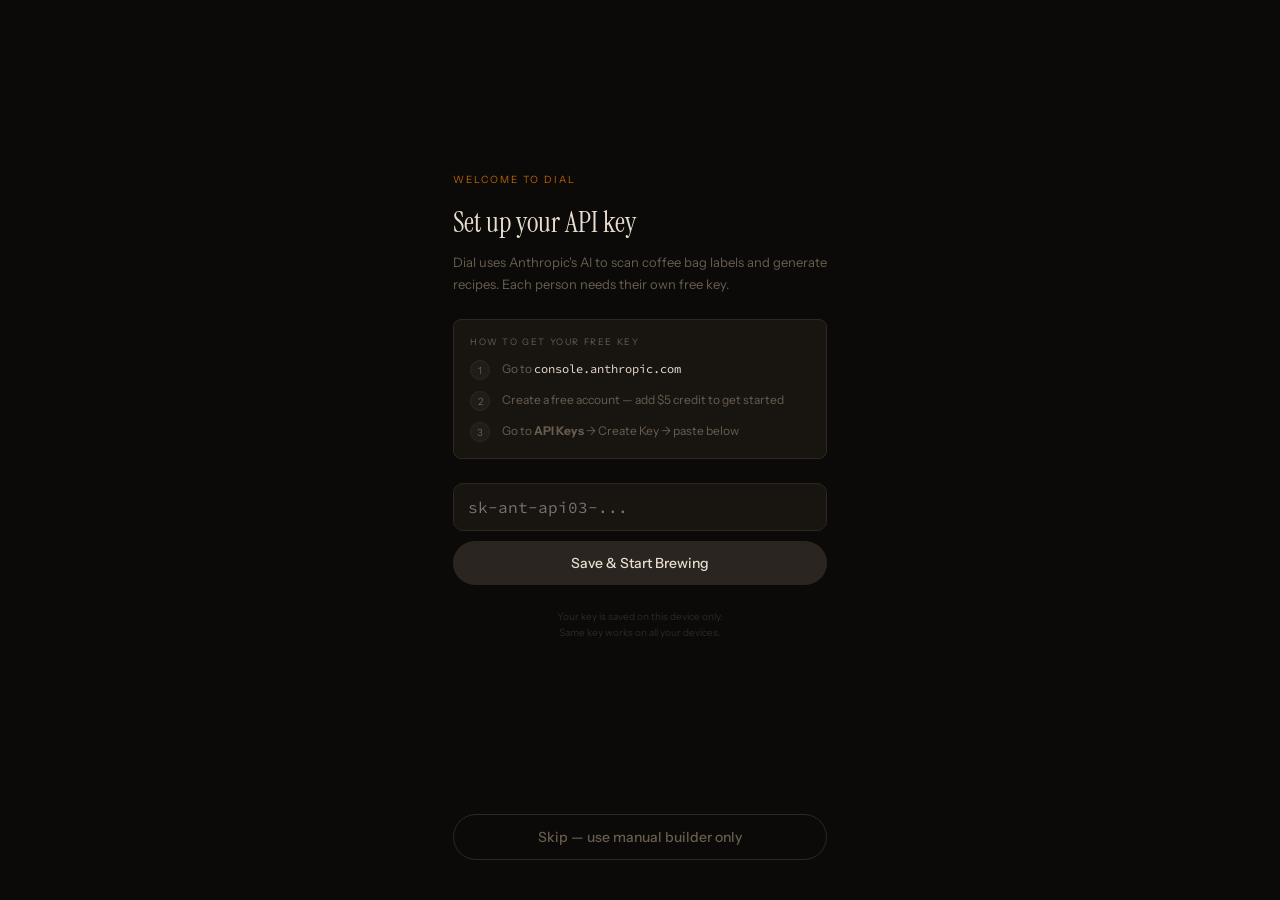
<file: index.html>
<!DOCTYPE html>
<html lang="en">
<head>
<meta charset="UTF-8"/>
<meta name="viewport" content="width=device-width,initial-scale=1,viewport-fit=cover"/>
<meta name="theme-color" content="#0c0a08"/>
<meta name="apple-mobile-web-app-capable" content="yes"/>
<meta name="mobile-web-app-capable" content="yes"/>
<meta name="apple-mobile-web-app-status-bar-style" content="black-translucent"/>
<meta name="apple-mobile-web-app-title" content="Dial"/>
<title>Dial</title>
<link rel="preconnect" href="https://fonts.googleapis.com"/>
<link rel="preconnect" href="https://fonts.gstatic.com" crossorigin/>
<link href="https://fonts.googleapis.com/css2?family=Instrument+Sans:wght@400;500;600&family=Instrument+Serif&family=Source+Code+Pro:wght@400;500&display=swap" rel="stylesheet"/>
<link rel="stylesheet" href="styles.css?v=43"/>
</head>
<body>

<!-- HOME SCREEN -->
<div id="brew">
  <div id="brew-header">
    <button id="menu-btn" onclick="openMenu()" aria-label="Menu"></button>
  </div>
  <div id="rings-wrap">
    <svg id="rings-svg" viewBox="0 0 390 390" preserveAspectRatio="xMidYMid meet" xmlns="http://www.w3.org/2000/svg"></svg>
    <div id="weight-overlay">
      <div id="lw-num">00</div>
      <div id="gw-num">00</div>
    </div>
  </div>
  <div id="brew-controls">
    <div id="timer-area">
      <div id="timer-el" class="t-display-timer">0:00</div>
      <div id="status-el" class="t-label-status">NO RECIPE SELECTED</div>
    </div>
    <div id="brew-btns">
      <button class="brew-btn t-button" id="start-btn" onclick="toggleBrew()">Start</button>
      <button class="brew-btn t-button" id="reset-btn" onclick="resetBrew()">Reset</button>
    </div>
  </div>
</div>

<!-- MENU SCREEN -->
<div class="screen" id="menu-screen">
  <div id="menu-controls">
    <div id="menu-top">
      <button id="menu-close-btn" onclick="closeMenu()" aria-label="Close menu"></button>
    </div>
    <div id="menu-bottom">
      <div class="seg-ctrl">
        <button class="seg-btn t-label active" onclick="switchTab('recipes')">Recipes</button>
        <button class="seg-btn t-label" onclick="switchTab('setup')">My setup</button>
      </div>
    </div>
  </div>
  <!-- Recipes tab -->
  <div id="recipes-tab" style="display:flex;flex-direction:column;flex:1;min-height:0;overflow-y:auto;-webkit-overflow-scrolling:touch;overscroll-behavior:contain">
    <div id="recipes-empty" class="empty-state hidden">
      <p class="t-body">No recipes yet</p>
      <button class="icon-btn" onclick="openCreate()" data-icon="plus" aria-label="Add recipe"></button>
    </div>
    <div id="recipes-list-wrap" class="hidden" style="display:flex;flex-direction:column;gap:var(--space-24);flex:1">
      <p class="select-lbl t-body">Select or Create</p>
      <div id="recipes-list" class="recipe-list"></div>
      <div id="menu-actions" class="menu-actions"></div>
    </div>
  </div>
  <!-- Setup tab -->
  <div id="setup-tab" class="hidden" style="overflow-y:auto;-webkit-overflow-scrolling:touch;overscroll-behavior:contain;flex:1;padding:var(--space-4) 0 var(--space-24)">
    <div class="setup-section-lbl" style="margin-top:8px">Brew Method</div>
    <div id="sm-methods" class="method-wrap"></div>
    <div class="setup-section-lbl">Grinder</div>
    <input class="setup-inp" id="sm-grinder" type="text" placeholder="e.g. Baratza Encore" oninput="onSetupInput()"/>
    <div class="setup-section-lbl">Kettle</div>
    <input class="setup-inp" id="sm-kettle" type="text" placeholder="e.g. Fellow Stagg EKG" oninput="onSetupInput()"/>
    <div class="setup-section-lbl">Sound</div>
    <div class="toggle-row">
      <span class="toggle-lbl">Pour &amp; finish sounds</span>
      <button id="sound-toggle" class="toggle" role="switch" aria-checked="true" onclick="toggleSound()" aria-label="Toggle sounds"><span class="toggle-knob"></span></button>
    </div>
    <div id="sm-save-wrap" class="hidden" style="display:flex;justify-content:center;padding-top:var(--space-16)">
      <button class="icon-btn" onclick="saveSetup()" data-icon="check" aria-label="Save setup"></button>
    </div>
    <div style="height:16px"></div>
  </div>
</div>

<!-- CREATE SCREEN -->
<div class="screen" id="create-screen">
  <div id="create-hdr">
    <button class="icon-btn" onclick="closeCreate()" data-icon="x" aria-label="Close"></button>
    <p class="screen-label t-label">New recipe</p>
  </div>
  <div id="create-scroll" style="flex:1;overflow-y:auto;-webkit-overflow-scrolling:touch;overscroll-behavior:contain;display:flex;flex-direction:column;gap:var(--space-24);padding-top:var(--space-16);padding-bottom:max(24px,env(safe-area-inset-bottom))">
    <div class="setup-card" id="cr-setup-card">
      <div class="setup-card-hdr" onclick="toggleSetupCard()">
        <div>
          <p class="sc-title t-body">Setup</p>
          <p class="sc-sub t-mono-sub" id="cr-setup-sub"></p>
        </div>
        <span id="cr-chev" data-icon="chevron-down" style="width:20px;height:20px;display:block;flex-shrink:0"></span>
      </div>
      <div class="sc-body hidden" id="cr-setup-body">
        <div style="height:10px"></div>
        <div class="setup-section-lbl">Brew Method</div>
        <div id="cr-methods" class="method-wrap"></div>
        <div class="setup-section-lbl">Grinder</div>
        <input class="setup-inp" id="cr-grinder" type="text" placeholder="e.g. Baratza Encore"/>
        <div class="setup-section-lbl">Kettle</div>
        <input class="setup-inp" id="cr-kettle" type="text" placeholder="e.g. Fellow Stagg EKG"/>
        <div style="height:4px"></div>
      </div>
    </div>
    <div class="param-grid" id="cr-params">
      <div class="param-grid-row">
        <div class="param-box" id="coffee-box" onclick="openCoffeePop(event)">
          <p class="param-box-lbl t-caption">Coffee</p>
          <div class="param-box-val t-mono-value clickable">
            <span id="coffee-val">26g</span>
            <span data-icon="chevron-down" style="width:12px;height:12px;display:block;flex-shrink:0;opacity:.5"></span>
          </div>
        </div>
        <div class="param-box">
          <p class="param-box-lbl t-caption">Water</p>
          <div class="param-box-val t-mono-value" id="cp-water">Auto</div>
        </div>
      </div>
      <div class="param-grid-row">
        <div class="param-box">
          <p class="param-box-lbl t-caption">Temp</p>
          <div class="param-box-val t-mono-value" id="cp-temp">Auto</div>
        </div>
        <div class="param-box">
          <p class="param-box-lbl t-caption">Ratio</p>
          <div class="param-box-val t-mono-value" id="cp-ratio">Auto</div>
        </div>
      </div>
      <div class="param-box full-width">
        <p class="param-box-lbl t-caption">Grind</p>
        <div class="param-box-val t-mono-value" id="cp-grind">Auto</div>
      </div>
    </div>
    <div id="label-cta" class="label-cta">
      <p class="t-body">Create an expertly dialed brew recipe from your label</p>
      <div class="upload-btns">
        <input type="file" id="cam-input" accept="image/*" capture="environment" style="display:none" onchange="handleLabel(event)"/>
        <input type="file" id="lib-input" accept="image/*" style="display:none" onchange="handleLabel(event)"/>
        <button class="icon-btn" onclick="document.getElementById('cam-input').click()" data-icon="camera" title="Take photo"></button>
        <button class="icon-btn" onclick="document.getElementById('lib-input').click()" data-icon="image" title="Upload from library"></button>
      </div>
    </div>
    <div id="label-uploaded" class="hidden">
      <div class="uploaded-card">
        <div class="ul-info"><strong>Label</strong><span class="t-caption" id="ul-name">—</span></div>
        <button onclick="clearLabel()" style="background:none;border:none;color:var(--color-icon-muted);cursor:pointer;padding:4px" data-icon="x" aria-label="Remove label"></button>
      </div>
      <div class="gen-wrap">
        <button class="icon-btn" id="gen-btn" onclick="doGenerate()" data-icon="arrow-up" title="Generate"></button>
      </div>
    </div>
    <div id="cr-loading" class="loading-box hidden">
      <div class="dots"><div class="dot"></div><div class="dot" style="animation-delay:.2s"></div><div class="dot" style="animation-delay:.4s"></div></div>
      <div class="loading-lbl">Reading label &amp; building recipe</div>
    </div>
    <p id="cr-err" class="err-txt hidden"></p>
  </div>
</div>

<!-- GENERATED / RC SCREEN -->
<div class="screen" id="rc-screen">
  <div id="rc-hdr">
    <button class="icon-btn" onclick="closeRC()" data-icon="x" aria-label="Close"></button>
  </div>
  <div id="rc-scroll" style="flex:1;overflow-y:auto;-webkit-overflow-scrolling:touch;overscroll-behavior:contain;padding-top:var(--space-16)">
    <div class="rc-coffee-name t-body" id="rc-coffee-name"></div>
    <div class="rationale-wrap collapsed" id="rc-rationale-wrap">
      <div class="rationale-text t-heading-accent" id="rc-rationale"></div>
      <div class="rationale-fade"></div>
    </div>
    <button class="more-notes" id="rc-more" onclick="toggleNotes()">More notes</button>
    <div class="rc-grid" id="rc-rows"></div>
    <div class="brew-recipe-card brc-card" id="brc-card">
      <div class="brc-hdr" onclick="toggleBrewRecipe()">
        <div><div class="brc-title t-body">Dialed brew recipe</div><div class="brc-sub t-mono-sub" id="brc-sub"></div></div>
        <span class="brc-chev" data-icon="chevron-down" style="width:20px;height:20px;display:block"></span>
      </div>
      <div class="brc-body hidden" id="brc-body"></div>
    </div>
    <div style="height:8px"></div>
  </div>
  <div class="rc-actions">
    <button class="icon-btn" onclick="confirmDeleteRC()" data-icon="trash" title="Delete recipe"></button>
    <button class="icon-btn" onclick="brewRC()" data-icon="waves" title="Brew"></button>
  </div>
</div>

<!-- STAGE OVERLAY -->
<div id="ov">
  <div class="ov-inner">
    <div class="ov-title t-body">Dialed</div>
    <div class="stage-list" id="ov-stages"></div>
  </div>
  <div class="ov-btn">
    <button class="icon-btn" onclick="closeOverlay()" data-icon="check" aria-label="Done"></button>
  </div>
</div>

<!-- API KEY SCREEN -->
<div id="apikey-screen" class="hidden">
  <div class="ak-body">
    <div class="ak-tag">Welcome to Dial</div>
    <h1 class="ak-title">Set up your API key</h1>
    <p class="ak-desc">Dial uses Anthropic's AI to scan coffee bag labels and generate recipes. Each person needs their own free key.</p>
    <div class="ak-steps">
      <div style="font-size:9px;letter-spacing:1.6px;color:var(--color-text-muted);margin-bottom:12px;text-transform:uppercase">How to get your free key</div>
      <div class="ak-step"><div class="ak-num">1</div><div class="ak-step-txt">Go to <code>console.anthropic.com</code></div></div>
      <div class="ak-step"><div class="ak-num">2</div><div class="ak-step-txt">Create a free account &mdash; add $5 credit to get started</div></div>
      <div class="ak-step"><div class="ak-num">3</div><div class="ak-step-txt">Go to <strong>API Keys</strong> &rarr; Create Key &rarr; paste below</div></div>
    </div>
    <input type="password" id="ak-input" class="ak-input" placeholder="sk-ant-api03-..." oninput="document.getElementById('ak-err').classList.add('hidden')"/>
    <p id="ak-err" class="ak-err hidden"></p>
    <button onclick="saveApiKey()" class="btn-pill dark" style="margin-bottom:12px">Save &amp; Start Brewing</button>
    <p class="ak-note">Your key is saved on this device only.<br/>Same key works on all your devices.</p>
  </div>
  <div class="ak-footer">
    <button onclick="skipApiKey()" class="btn-pill ghost">Skip &mdash; use manual builder only</button>
  </div>
</div>

<!-- RECIPE CARD POPOVER -->
<div id="pop" class="popover hidden">
  <button class="pop-item" onclick="viewRecipe()">View</button>
  <button class="pop-item danger" onclick="askDeleteFromPop()">Delete</button>
</div>

<!-- COFFEE WEIGHT DROPDOWN -->
<div id="coffee-pop" class="popover scroll-pop hidden"></div>

<!-- DELETE CONFIRM MODAL -->
<div id="confirm-modal" class="hidden">
  <div class="confirm-card">
    <p class="confirm-title">Delete recipe?</p>
    <p class="confirm-msg">This can’t be undone.</p>
    <div class="confirm-btns">
      <button class="confirm-btn" onclick="closeConfirm()">Cancel</button>
      <button class="confirm-btn danger" onclick="doDelete()">Delete</button>
    </div>
  </div>
</div>

<script src="app.js?v=43"></script>
</body>
</html>
</file>
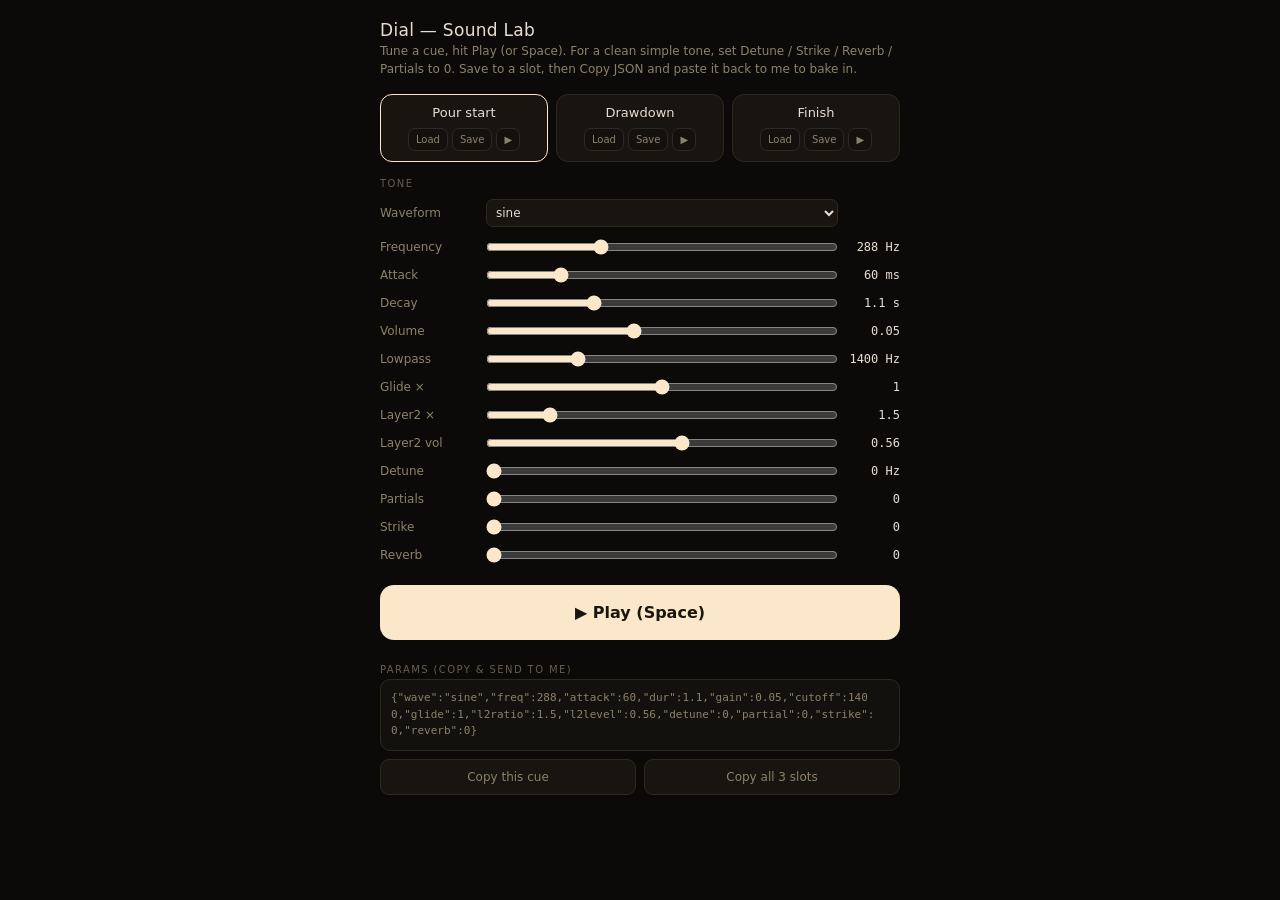
<file: sound-lab.html>
<!DOCTYPE html>
<html lang="en">
<head>
<meta charset="UTF-8"/>
<meta name="viewport" content="width=device-width,initial-scale=1"/>
<title>Dial — Sound Lab</title>
<style>
  :root{--bg:#0c0a08;--card:#13110e;--card2:#181410;--bd:#2e2820;--amber:#fbe8cb;--amberd:#8d8268;--txt:#e8ddd0;--mut:#8d8268;--dim:#675d4f}
  *{box-sizing:border-box;margin:0;padding:0}
  body{background:var(--bg);color:var(--txt);font-family:"Instrument Sans",system-ui,sans-serif;padding:20px;max-width:560px;margin:0 auto}
  h1{font-weight:500;font-size:17px;letter-spacing:.3px;margin-bottom:2px}
  p.sub{color:var(--mut);font-size:12px;margin-bottom:16px;line-height:1.5}
  .slots{display:flex;gap:8px;margin-bottom:16px}
  .slot{flex:1;background:var(--card2);border:1px solid var(--bd);border-radius:12px;padding:10px;text-align:center}
  .slot.active{border-color:var(--amber)}
  .slot b{display:block;font-size:13px;font-weight:500;margin-bottom:8px}
  .slot .mini{display:flex;gap:4px;justify-content:center}
  .slot button{font-size:10px;padding:5px 7px;border-radius:7px;border:1px solid var(--bd);background:var(--card);color:var(--mut);cursor:pointer;font-family:inherit}
  .slot button:hover{border-color:var(--amber);color:var(--txt)}
  .ctrl{display:grid;grid-template-columns:96px 1fr 52px;align-items:center;gap:10px;padding:6px 0}
  .ctrl label{font-size:12px;color:var(--mut)}
  .ctrl output{font-size:12px;color:var(--txt);font-family:"Source Code Pro",monospace;text-align:right}
  input[type=range]{width:100%;accent-color:var(--amber);background:transparent}
  select{background:var(--card2);border:1px solid var(--bd);color:var(--txt);border-radius:7px;padding:5px;font-family:inherit;font-size:12px;width:100%}
  .play{width:100%;padding:18px;margin:16px 0 10px;border:none;border-radius:14px;background:var(--amber);color:#1a160e;font-size:16px;font-weight:600;font-family:inherit;cursor:pointer}
  .play:active{transform:scale(.99)}
  .out{background:var(--card);border:1px solid var(--bd);border-radius:10px;padding:10px;font-family:"Source Code Pro",monospace;font-size:11px;color:var(--amberd);white-space:pre-wrap;word-break:break-all;line-height:1.5}
  .row{display:flex;gap:8px;margin-top:8px}
  .row button{flex:1;padding:10px;border:1px solid var(--bd);border-radius:9px;background:var(--card2);color:var(--mut);font-family:inherit;font-size:12px;cursor:pointer}
  .row button:hover{border-color:var(--amber);color:var(--txt)}
  .sec{font-size:10px;letter-spacing:1.4px;text-transform:uppercase;color:var(--dim);margin:14px 0 4px}
</style>
</head>
<body>
  <h1>Dial — Sound Lab</h1>
  <p class="sub">Tune a cue, hit Play (or Space). For a clean simple tone, set Detune / Strike / Reverb / Partials to 0. Save to a slot, then Copy JSON and paste it back to me to bake in.</p>

  <div class="slots">
    <div class="slot active" id="slot-pour"><b>Pour start</b><div class="mini"><button onclick="loadSlot('pour')">Load</button><button onclick="saveSlot('pour')">Save</button><button onclick="playSlot('pour')">▶</button></div></div>
    <div class="slot" id="slot-draw"><b>Drawdown</b><div class="mini"><button onclick="loadSlot('draw')">Load</button><button onclick="saveSlot('draw')">Save</button><button onclick="playSlot('draw')">▶</button></div></div>
    <div class="slot" id="slot-done"><b>Finish</b><div class="mini"><button onclick="loadSlot('done')">Load</button><button onclick="saveSlot('done')">Save</button><button onclick="playSlot('done')">▶</button></div></div>
  </div>

  <div class="sec">Tone</div>
  <div class="ctrl"><label>Waveform</label><select id="wave"><option value="sine">sine</option><option value="triangle">triangle</option></select><output></output></div>
  <div id="sliders"></div>

  <button class="play" onclick="playCurrent()">▶ Play  (Space)</button>

  <div class="sec">Params (copy &amp; send to me)</div>
  <div class="out" id="out"></div>
  <div class="row">
    <button onclick="copyOut()">Copy this cue</button>
    <button onclick="copyAll()">Copy all 3 slots</button>
  </div>

<script>
/* ---- parameter definitions ---- */
const FIELDS=[
  {id:'freq',    label:'Frequency', min:50,  max:800,  step:1,    def:264, unit:'Hz'},
  {id:'attack',  label:'Attack',    min:0,   max:300,  step:5,    def:60,  unit:'ms'},
  {id:'dur',     label:'Decay',     min:0.3, max:3.0,  step:0.05, def:1.1, unit:'s'},
  {id:'gain',    label:'Volume',    min:0,   max:0.12, step:0.002,def:0.05,unit:''},
  {id:'cutoff',  label:'Lowpass',   min:200, max:5000, step:50,   def:1400,unit:'Hz'},
  {id:'glide',   label:'Glide ×',   min:0.8, max:1.2,  step:0.005,def:1.0, unit:''},
  {id:'l2ratio', label:'Layer2 ×',  min:1,   max:4,    step:0.01, def:1.5, unit:''},
  {id:'l2level', label:'Layer2 vol',min:0,   max:1,    step:0.02, def:0.4, unit:''},
  {id:'detune',  label:'Detune',    min:0,   max:4,    step:0.1,  def:0,   unit:'Hz'},
  {id:'partial', label:'Partials',  min:0,   max:1,    step:0.02, def:0,   unit:''},
  {id:'strike',  label:'Strike',    min:0,   max:1,    step:0.02, def:0,   unit:''},
  {id:'reverb',  label:'Reverb',    min:0,   max:0.8,  step:0.02, def:0,   unit:''},
];
const PRESETS={
  pour:{wave:'sine',freq:288,attack:60,dur:1.1,gain:0.05,cutoff:1400,glide:1.0,l2ratio:1.5,l2level:0.56,detune:0,partial:0,strike:0,reverb:0},
  draw:{wave:'sine',freq:176,attack:140,dur:1.9,gain:0.05,cutoff:820,glide:0.95,l2ratio:1.5,l2level:0.4,detune:0,partial:0,strike:0,reverb:0},
  done:{wave:'sine',freq:264,attack:80,dur:1.4,gain:0.05,cutoff:1400,glide:1.0,l2ratio:1.5,l2level:0.5,detune:0,partial:0,strike:0,reverb:0},
};

/* ---- build UI ---- */
const wrap=document.getElementById('sliders');
FIELDS.forEach(f=>{
  const d=document.createElement('div'); d.className='ctrl';
  d.innerHTML=`<label>${f.label}</label><input type="range" id="${f.id}" min="${f.min}" max="${f.max}" step="${f.step}" value="${f.def}"><output id="${f.id}-o"></output>`;
  wrap.appendChild(d);
});
function readParams(){
  const p={wave:document.getElementById('wave').value};
  FIELDS.forEach(f=>p[f.id]=parseFloat(document.getElementById(f.id).value));
  return p;
}
function writeParams(p){
  document.getElementById('wave').value=p.wave||'sine';
  FIELDS.forEach(f=>{ if(p[f.id]!==undefined){ document.getElementById(f.id).value=p[f.id]; } });
  refresh();
}
function refresh(){
  FIELDS.forEach(f=>{ const v=document.getElementById(f.id).value; document.getElementById(f.id+'-o').textContent=v+(f.unit?(' '+f.unit):''); });
  document.getElementById('out').textContent=JSON.stringify(readParams());
}
wrap.addEventListener('input',refresh);
document.getElementById('wave').addEventListener('change',refresh);

/* ---- slots (localStorage) ---- */
let current='pour';
function setActive(slot){ current=slot; document.querySelectorAll('.slot').forEach(s=>s.classList.remove('active')); document.getElementById('slot-'+slot).classList.add('active'); }
function getStored(slot){ try{ return JSON.parse(localStorage.getItem('dial-lab-'+slot)); }catch(e){ return null; } }
function loadSlot(slot){ setActive(slot); writeParams(getStored(slot)||PRESETS[slot]); }
function saveSlot(slot){ localStorage.setItem('dial-lab-'+slot, JSON.stringify(readParams())); setActive(slot); flash('Saved to '+slot); }
function playSlot(slot){ setActive(slot); writeParams(getStored(slot)||PRESETS[slot]); play(readParams()); }
function playCurrent(){ play(readParams()); }
function flash(msg){ const o=document.getElementById('out'); const prev=o.textContent; o.textContent=msg; setTimeout(()=>o.textContent=prev,800); }
function copyOut(){ navigator.clipboard.writeText('"'+current+'": '+JSON.stringify(readParams())); flash('Copied '+current); }
function copyAll(){
  const all={}; ['pour','draw','done'].forEach(s=>all[s]=getStored(s)||PRESETS[s]);
  navigator.clipboard.writeText(JSON.stringify(all,null,2)); flash('Copied all 3 slots');
}

/* ---- synth ---- */
let audioCtx=null, reverb=null;
function initAudio(){ try{ if(!audioCtx) audioCtx=new (window.AudioContext||window.webkitAudioContext)(); if(audioCtx.state==='suspended') audioCtx.resume(); if(navigator.audioSession) navigator.audioSession.type='playback'; }catch(e){} }
function initReverb(){
  if(reverb||!audioCtx) return;
  reverb=audioCtx.createConvolver();
  const len=Math.floor(audioCtx.sampleRate*2.4), buf=audioCtx.createBuffer(2,len,audioCtx.sampleRate);
  for(let ch=0;ch<2;ch++){ const d=buf.getChannelData(ch); for(let i=0;i<len;i++) d[i]=(Math.random()*2-1)*Math.pow(1-i/len,3.2); }
  reverb.buffer=buf;
  const rg=audioCtx.createGain(); rg.gain.value=1; reverb.connect(rg); rg.connect(audioCtx.destination);
}
function play(p){
  initAudio(); if(!audioCtx) return; initReverb();
  const t=audioCtx.currentTime, att=p.attack/1000, MASTER=3.4;
  const send=audioCtx.createGain(); send.gain.value=p.reverb; send.connect(reverb);
  const layers=[{ratio:1,level:1},{ratio:p.l2ratio,level:p.l2level}];
  if(p.partial>0){ layers.push({ratio:2.01,level:0.42*p.partial},{ratio:2.71,level:0.22*p.partial},{ratio:4.18,level:0.12*p.partial}); }
  // strike transient
  if(p.strike>0){
    const n=audioCtx.createBuffer(1,Math.floor(audioCtx.sampleRate*0.06),audioCtx.sampleRate);
    const nd=n.getChannelData(0); for(let i=0;i<nd.length;i++) nd[i]=Math.random()*2-1;
    const ns=audioCtx.createBufferSource(); ns.buffer=n;
    const nf=audioCtx.createBiquadFilter(); nf.type='bandpass'; nf.frequency.value=p.freq*3.2; nf.Q.value=0.7;
    const ng=audioCtx.createGain();
    ng.gain.setValueAtTime(0.0001,t); ng.gain.linearRampToValueAtTime(p.gain*p.strike*0.5*MASTER,t+0.004); ng.gain.exponentialRampToValueAtTime(0.0001,t+0.09);
    ns.connect(nf); nf.connect(ng); ng.connect(audioCtx.destination); ng.connect(send);
    ns.start(t); ns.stop(t+0.12);
  }
  layers.forEach((L,idx)=>{
    const dts=p.detune>0?[-p.detune,p.detune]:[0];
    dts.forEach(dt=>{
      const o=audioCtx.createOscillator(), g=audioCtx.createGain(), lp=audioCtx.createBiquadFilter();
      o.type=p.wave; o.frequency.setValueAtTime(p.freq*L.ratio+dt,t);
      if(p.glide!==1) o.frequency.exponentialRampToValueAtTime(p.freq*L.ratio*p.glide+dt,t+p.dur);
      lp.type='lowpass'; lp.frequency.value=p.cutoff;
      const pd=p.dur*(idx<2?1:0.6), peak=p.gain*L.level*(p.detune>0?0.5:1)*MASTER;
      g.gain.setValueAtTime(0.0001,t); g.gain.linearRampToValueAtTime(peak,t+att+idx*0.02); g.gain.exponentialRampToValueAtTime(0.0001,t+pd);
      o.connect(lp); lp.connect(g); g.connect(audioCtx.destination); g.connect(send);
      o.start(t); o.stop(t+pd+0.06);
    });
  });
}

document.addEventListener('keydown',e=>{ if(e.code==='Space'){ e.preventDefault(); playCurrent(); } });
loadSlot('pour');
</script>
</body>
</html>
</file>
<file: styles.css>
/* ============================================================================
   DIAL — Design Tokens
   ============================================================================ */
:root {
  /* ---- Primitives: neutral ---- */
  --neutral-0:#0c0a08;  --neutral-50:#12100d;  --neutral-100:#13110e;
  --neutral-150:#181410; --neutral-175:#1a160e; --neutral-200:#1c1914;
  --neutral-250:#201c17; --neutral-300:#2a2520; --neutral-325:#2c2922;
  --neutral-350:#2e2820; --neutral-450:#3d3730; --neutral-500:#4a4232;
  --neutral-525:#4a4238; --neutral-600:#675d4f; --neutral-650:#716c61;
  --neutral-700:#8d7d6a; --neutral-725:#8d8268; --neutral-800:#9a8e82;
  --neutral-950:#e8ddd0;
  /* ---- Primitives: amber + status ---- */
  --amber-100:#fbe8cb; --amber-500:#b66304; --error-500:#c07070;

  /* ---- Semantic: background ---- */
  --color-bg-base:var(--neutral-0);
  --color-bg-surface-1:var(--neutral-150);
  --color-bg-surface-2:var(--neutral-250);
  --color-bg-surface-3:var(--neutral-300);
  --color-bg-elevated:var(--neutral-200);
  --color-bg-card:var(--neutral-175);
  --color-bg-control:var(--neutral-250);
  /* ---- Semantic: border ---- */
  --color-border-default:var(--neutral-350);
  --color-border-subtle:var(--neutral-325);
  --color-border-amber:var(--neutral-500);
  /* ---- Semantic: text ---- */
  --color-text-primary:var(--neutral-950);
  --color-text-secondary:var(--neutral-800);
  --color-text-muted:var(--neutral-600);
  --color-text-dim:var(--neutral-725);
  --color-text-label:var(--neutral-325);
  --color-text-icon:var(--neutral-700);
  /* ---- Semantic: accent / status / icon ---- */
  --color-accent-amber:var(--amber-500);
  --color-accent-amber-bright:var(--amber-100);
  --color-status-error:var(--error-500);
  --color-icon-default:var(--neutral-700);
  --color-icon-muted:var(--neutral-600);
  --color-icon-dim:var(--neutral-450);
  --color-icon-primary:var(--neutral-950);
  --color-icon-accent:var(--amber-500);
  --color-icon-on-accent:var(--amber-100);

  /* ---- Type families ---- */
  --font-sans:"Instrument Sans",system-ui,sans-serif;
  --font-serif:"Instrument Serif",Georgia,serif;
  --font-mono:"Source Code Pro",ui-monospace,monospace;

  /* ---- Spacing ---- */
  --space-4:4px; --space-8:8px; --space-12:12px; --space-16:16px;
  --space-20:20px; --space-24:24px; --space-32:32px; --space-48:48px; --space-60:60px;
  /* ---- Radius ---- */
  --radius-sm:4px; --radius-md:8px; --radius-lg:24px; --radius-full:200px;
}

/* ============================================================================
   Reset + base
   ============================================================================ */
*,*::before,*::after{box-sizing:border-box;margin:0;padding:0}
span[data-icon]>svg{width:100%;height:100%;display:block}
html{height:100%;overflow:hidden;background:var(--color-bg-base);-webkit-tap-highlight-color:transparent}
body{height:100%;overflow:hidden;width:100%;background:var(--color-bg-base);font-family:var(--font-sans);color:var(--color-text-primary);-webkit-font-smoothing:antialiased;overscroll-behavior-y:none}
::-webkit-scrollbar{display:none}
.hidden{display:none!important}

/* ============================================================================
   Type styles
   ============================================================================ */
.t-display-timer{font-family:var(--font-serif);font-size:64px;letter-spacing:0;line-height:1}
.t-weight-l{font-family:var(--font-sans);font-size:64px;font-weight:400;letter-spacing:-1.28px;line-height:1}
.t-weight-s{font-family:var(--font-sans);font-size:32px;font-weight:400;letter-spacing:-.64px;line-height:1}
.t-heading-accent{font-family:var(--font-serif);font-size:22px;letter-spacing:.22px;line-height:1.5}
.t-body{font-family:var(--font-sans);font-size:16px;letter-spacing:.16px}
.t-caption{font-family:var(--font-sans);font-size:12px;letter-spacing:.12px}
.t-label-status{font-family:var(--font-sans);font-size:14px;font-weight:600;letter-spacing:1.68px;text-transform:uppercase}
.t-label{font-family:var(--font-sans);font-size:14px;letter-spacing:.14px}
.t-button{font-family:var(--font-sans);font-size:14px;font-weight:500;letter-spacing:.14px}
.t-mono-value{font-family:var(--font-mono);font-size:16px}
.t-mono-sub{font-family:var(--font-mono);font-size:14px}

/* ============================================================================
   Home / Brew screen
   ============================================================================ */
#brew{position:relative;margin:0 auto;width:100%;height:100svh;display:flex;flex-direction:column;align-items:center;justify-content:space-between;max-width:430px;overflow:hidden;padding:4px;padding-bottom:max(24px,calc(env(safe-area-inset-bottom) + 16px))}
#brew-header{width:100%;display:flex;align-items:center;justify-content:center;padding:max(16px,env(safe-area-inset-top)) var(--space-16) 0;flex-shrink:0}
#menu-btn{width:48px;height:48px;background:var(--color-bg-surface-1);border:1px solid transparent;cursor:pointer;display:flex;align-items:center;justify-content:center;border-radius:var(--radius-full);transition:background .2s,border-color .2s;padding:0}
#menu-btn.lit{border-color:var(--color-border-amber)}
#menu-btn svg{width:24px;height:24px;display:block}
/* Fixed square. Size = smaller of full width OR the leftover vertical space after
   reserving a fixed budget for the header + timer + buttons. This keeps the rings
   stable (svh only settles once, doesn't jump as you scroll) AND guarantees the
   Start/Reset buttons always have room — even on small phones. */
#rings-wrap{flex:0 0 auto;width:min(100%,calc(100svh - 340px));aspect-ratio:1/1;margin:0 auto;position:relative;container-type:inline-size;display:flex;align-items:center;justify-content:center}
#rings-svg{width:100%;height:100%;display:block}
/* Weight readout — HTML overlay so the numbers can animate (SVG text is redrawn each frame) */
#weight-overlay{position:absolute;inset:0;display:flex;flex-direction:column;align-items:center;justify-content:center;gap:1.5cqw;pointer-events:none;transform:translateY(1cqw)}
#lw-num{font-family:var(--font-sans);font-weight:400;font-size:12.3cqw;letter-spacing:0;line-height:1;will-change:transform,opacity}
#gw-num{font-family:var(--font-sans);font-weight:400;font-size:8.2cqw;letter-spacing:-.02em;line-height:1;color:var(--neutral-325);will-change:transform,opacity}
#brew-controls{flex-shrink:0;width:100%;display:flex;flex-direction:column;align-items:center;gap:var(--space-32)}
#timer-area{flex-shrink:0;text-align:center;width:100%;display:flex;flex-direction:column;align-items:center;gap:var(--space-4)}
#timer-el{color:var(--color-text-muted);transition:color .4s}
#status-el{color:var(--color-text-dim);opacity:1;width:100%;padding:0 var(--space-24);text-align:center;white-space:nowrap;overflow:hidden;text-overflow:ellipsis;will-change:transform,opacity}
#brew-btns{flex-shrink:0;display:flex;gap:var(--space-24)}
.brew-btn{width:120px;height:120px;border-radius:50%;border:.5px solid transparent;background:var(--neutral-100);display:flex;align-items:center;justify-content:center;cursor:pointer;color:var(--neutral-525);transition:background .25s,color .25s,border-color .25s}
.brew-btn.primary{background:var(--color-bg-elevated);border-color:var(--color-border-amber);color:var(--color-accent-amber-bright)}
.brew-btn.lit{color:var(--color-text-secondary)}

/* Dim brew screen when any overlay is open */
#brew{transition:opacity .32s ease,filter .32s ease}
#brew.dimmed{opacity:.4;filter:blur(2px);pointer-events:none}

/* ============================================================================
   Full-screen overlays (Menu, Create, RC)
   ============================================================================ */
.screen{
  position:fixed;top:0;left:0;right:0;bottom:0;
  max-width:430px;margin:0 auto;
  background:var(--color-bg-base);
  display:flex;flex-direction:column;
  z-index:20;
  opacity:0;visibility:hidden;
  transition:opacity .32s ease,visibility 0s linear .32s;
  padding:4px var(--space-16);
  overflow:hidden;
}
.screen.open{opacity:1;visibility:visible;transition:opacity .32s ease}
/* Stagger children entrance */
.screen>*{transform:translateY(8px);opacity:0;transition:transform .38s cubic-bezier(.22,.7,0,1),opacity .38s ease}
.screen.open>*{transform:none;opacity:1}

/* ============================================================================
   Menu screen
   ============================================================================ */
#menu-controls{width:100%;flex-shrink:0;display:flex;flex-direction:column;gap:var(--space-32);padding:max(16px,env(safe-area-inset-top)) 0 0;transition-delay:.04s}
#menu-top{display:flex;align-items:center;justify-content:center}
#menu-bottom{display:flex;align-items:center;justify-content:center}
#menu-close-btn{width:48px;height:48px;background:var(--color-bg-elevated);border:1px solid var(--color-border-amber);cursor:pointer;display:flex;align-items:center;justify-content:center;border-radius:var(--radius-full);padding:0}
#menu-close-btn svg{width:24px;height:24px;display:block}
#recipes-tab{transition-delay:.08s}
#setup-tab{transition-delay:.08s}

/* Segment control */
.seg-ctrl{display:inline-flex;background:var(--neutral-50);border-radius:var(--radius-full);padding:var(--space-8) var(--space-12) var(--space-8) var(--space-8);gap:var(--space-4)}
.seg-btn{height:40px;padding:0 var(--space-16);border-radius:var(--radius-md);border:none;background:none;font-family:var(--font-sans);font-size:14px;color:var(--color-text-label);cursor:pointer;transition:all .2s;white-space:nowrap}
.seg-btn.active{background:var(--color-bg-elevated);color:var(--color-accent-amber-bright);border-radius:var(--radius-full)}

/* Empty state */
.empty-state{display:flex;flex-direction:column;align-items:center;justify-content:center;gap:var(--space-24);padding:48px var(--space-24)}
.empty-state p{color:var(--color-text-label)}

/* Recipe list */
.select-lbl{color:var(--color-text-label);text-align:center;padding:var(--space-8) 0 0}
.recipe-list{display:flex;flex-direction:column;gap:var(--space-12)}
.recipe-card{display:flex;align-items:center;justify-content:space-between;padding:var(--space-16) var(--space-20);border-radius:var(--radius-md);background:var(--color-bg-card);border:1px solid transparent;cursor:pointer;transition:all .2s;width:100%}
.recipe-card.selected{background:var(--color-bg-surface-3);border-color:var(--color-border-amber)}
.rc-name{color:var(--color-text-primary);margin-bottom:var(--space-8)}
.rc-sub{color:var(--color-text-muted)}
.rc-kebab{background:none;border:none;color:var(--color-icon-muted);cursor:pointer;padding:4px 8px;line-height:1;flex-shrink:0}

/* Menu actions row */
.menu-actions{display:flex;gap:var(--space-12);justify-content:center;padding:var(--space-8) 0 max(24px,env(safe-area-inset-bottom))}

/* ============================================================================
   Common icon button
   ============================================================================ */
.icon-btn{width:48px;height:48px;border-radius:50%;background:var(--color-bg-elevated);border:none;display:flex;align-items:center;justify-content:center;cursor:pointer;color:var(--color-icon-primary);transition:background .2s;flex-shrink:0}
.icon-btn svg{width:20px;height:20px;display:block}

/* ============================================================================
   Setup tab + form controls
   ============================================================================ */
.setup-section-lbl{font-family:var(--font-sans);font-size:10px;font-weight:500;letter-spacing:1.2px;color:var(--color-text-muted);text-transform:uppercase;margin-bottom:var(--space-8);margin-top:var(--space-16)}
.method-wrap{display:flex;gap:6px;flex-wrap:wrap;margin-bottom:var(--space-4)}
.method-btn{padding:7px 14px;border-radius:var(--radius-full);border:1px solid var(--color-border-default);background:none;cursor:pointer;font-family:var(--font-sans);font-size:12px;color:var(--color-text-muted);transition:all .2s}
.method-btn.active{background:var(--color-bg-surface-3);color:var(--color-text-primary);border-color:var(--color-bg-surface-3)}
.setup-inp{width:100%;background:var(--color-bg-surface-2);border:1px solid var(--color-border-default);border-radius:10px;padding:11px 14px;font-family:var(--font-sans);font-size:16px;color:var(--color-text-primary);outline:none;margin-bottom:10px}
.btn-pill{width:100%;padding:13px;border-radius:999px;border:none;font-family:var(--font-sans);font-size:14px;font-weight:500;color:var(--color-text-primary);cursor:pointer}
.btn-pill.dark{background:var(--color-bg-surface-3)}
.btn-pill.ghost{background:none;border:1px solid var(--color-border-default);color:var(--color-text-muted)}

/* Toggle switch */
.toggle-row{display:flex;align-items:center;justify-content:space-between;gap:var(--space-12);padding:var(--space-8) 0}
.toggle-lbl{font-family:var(--font-sans);font-size:14px;color:var(--color-text-secondary)}
.toggle{width:46px;height:28px;border-radius:999px;border:none;background:var(--color-bg-surface-3);position:relative;cursor:pointer;transition:background .2s;flex-shrink:0;padding:0}
.toggle[aria-checked="true"]{background:var(--color-accent-amber-bright)}
.toggle-knob{position:absolute;top:3px;left:3px;width:22px;height:22px;border-radius:50%;background:var(--color-text-muted);transition:transform .2s,background .2s}
.toggle[aria-checked="true"] .toggle-knob{transform:translateX(18px);background:var(--neutral-0)}

/* ============================================================================
   Popover
   ============================================================================ */
.popover{position:fixed;background:var(--color-bg-surface-2);border:1px solid var(--color-border-default);border-radius:10px;padding:4px;z-index:50;min-width:130px;box-shadow:0 8px 24px rgba(0,0,0,.5)}
.pop-item{display:block;width:100%;padding:10px 14px;border-radius:6px;border:none;background:none;font-family:var(--font-sans);font-size:14px;color:var(--color-text-primary);text-align:left;cursor:pointer}
.pop-item.danger{color:var(--color-status-error)}
.pop-item.active{color:var(--color-accent-amber-bright);background:var(--color-bg-surface-3)}
/* Coffee weight dropdown — scrollable, mono values */
.scroll-pop{max-height:240px;overflow-y:auto;-webkit-overflow-scrolling:touch}
.scroll-pop .pop-item{font-family:var(--font-mono);text-align:center}

/* Clickable param value (Coffee dropdown trigger) */
.param-box-val.clickable{cursor:pointer}
.param-box.dropdown-open .param-box-val.clickable{outline:1px solid var(--color-border-amber)}

/* ============================================================================
   Delete confirm modal
   ============================================================================ */
#confirm-modal{position:fixed;inset:0;z-index:200;display:flex;align-items:center;justify-content:center;padding:var(--space-24);background:rgba(0,0,0,.7);opacity:0;transition:opacity .2s ease}
#confirm-modal.open{opacity:1}
.confirm-card{width:100%;max-width:320px;background:var(--color-bg-surface-1);border:1px solid var(--color-border-default);border-radius:var(--radius-lg);padding:var(--space-24);text-align:center;transform:scale(.94);transition:transform .2s cubic-bezier(.32,.72,0,1)}
#confirm-modal.open .confirm-card{transform:scale(1)}
.confirm-title{font-family:var(--font-serif);font-size:22px;color:var(--color-text-primary);margin-bottom:var(--space-8)}
.confirm-msg{font-family:var(--font-sans);font-size:13px;color:var(--color-text-muted);margin-bottom:var(--space-24)}
.confirm-btns{display:flex;gap:var(--space-12)}
.confirm-btn{flex:1;padding:13px;border-radius:999px;border:1px solid var(--color-border-default);background:none;font-family:var(--font-sans);font-size:14px;font-weight:500;color:var(--color-text-secondary);cursor:pointer}
.confirm-btn.danger{background:var(--color-status-error);border-color:var(--color-status-error);color:var(--neutral-0)}

/* ============================================================================
   Create screen
   ============================================================================ */
#create-hdr,#rc-hdr{display:flex;flex-direction:column;align-items:center;gap:var(--space-24);flex-shrink:0;padding-top:max(16px,env(safe-area-inset-top));padding-bottom:0}
/* Top fade — appears below the close button only once content is scrolled */
#rc-hdr{position:relative;z-index:1;padding-top:max(8px,calc(env(safe-area-inset-top) - 8px))}
#rc-hdr::after{content:"";position:absolute;left:-16px;right:-16px;top:100%;height:44px;pointer-events:none;background:linear-gradient(to bottom,var(--color-bg-base) 10%,rgba(12,10,8,0));opacity:0;transition:opacity .25s ease}
#rc-hdr.scrolled::after{opacity:1}

/* Screen shared label (used in Create + RC) */
.screen-label{color:var(--color-text-label);text-align:center;flex-shrink:0}

/* Setup card */
.setup-card{background:var(--color-bg-surface-1);border:1px solid var(--color-border-subtle);border-radius:var(--radius-md);overflow:hidden;flex-shrink:0}
.setup-card-hdr{display:flex;align-items:center;justify-content:space-between;gap:var(--space-8);padding:var(--space-12) var(--space-20);cursor:pointer}
.setup-card-hdr>div{flex:1;min-width:0;overflow:hidden}
.sc-title{color:var(--color-text-primary)}
.sc-sub{color:var(--color-text-muted);margin-top:var(--space-8);white-space:nowrap;overflow:hidden;text-overflow:ellipsis;max-width:100%}
.sc-body{padding:0 var(--space-20) var(--space-16);border-top:1px solid var(--color-border-subtle)}

/* Param grid (create flow — box style) */
.param-grid{display:flex;flex-direction:column;gap:var(--space-8)}
.param-grid-row{display:flex;gap:var(--space-8)}
.param-box{display:flex;flex-direction:column;gap:var(--space-8);flex:1;min-width:0}
.param-box.full-width{flex:none;width:100%}
.param-box-lbl{color:var(--color-text-primary)}
.param-box-val{background:var(--color-bg-surface-2);border-radius:var(--radius-md);padding:14px var(--space-16);display:flex;align-items:center;justify-content:center;gap:var(--space-8);color:var(--color-text-dim)}
.param-box-val select{background:none;border:none;outline:none;font-family:var(--font-mono);font-size:16px;color:var(--color-text-dim);text-align:center;cursor:pointer;appearance:none;-webkit-appearance:none;flex:1;min-width:0}

/* Label upload CTA */
.label-cta{display:flex;flex-direction:column;align-items:center;gap:var(--space-20);text-align:center}
.label-cta p{color:var(--color-text-muted);line-height:1.6;max-width:240px}
.upload-btns{display:flex;gap:var(--space-12);justify-content:center}
.uploaded-card{background:var(--color-bg-surface-2);border:1px solid var(--color-border-default);border-radius:var(--radius-md);padding:14px var(--space-16);display:flex;align-items:center;justify-content:space-between;gap:var(--space-12)}
.ul-info strong{font-family:var(--font-sans);font-size:16px;font-weight:400;color:var(--color-text-primary);display:block;margin-bottom:2px}
.ul-info span{color:var(--color-text-muted)}
.gen-wrap{display:flex;justify-content:center;padding:var(--space-16) 0 var(--space-8)}
.err-txt{color:var(--color-status-error);font-size:12px;text-align:center;line-height:1.5}
.loading-box{display:flex;flex-direction:column;align-items:center;gap:14px;padding:48px 24px}
.dots{display:flex;gap:6px;align-items:center}
.dots .dot{width:6px;height:6px;border-radius:50%;background:var(--color-accent-amber);animation:blink 1.2s ease-in-out infinite}
.loading-lbl{font-size:11px;letter-spacing:1.4px;color:var(--color-text-muted);text-transform:uppercase}
@keyframes blink{0%,100%{opacity:.2}50%{opacity:1}}

/* ============================================================================
   Generated / RC screen
   ============================================================================ */
#rc-screen .screen-label{padding:0}
.rc-coffee-name{color:var(--color-text-primary);text-align:center;padding:0 0 var(--space-8);flex-shrink:0;font-size:12px;letter-spacing:.12px}
.rationale-wrap{position:relative;margin:0;flex-shrink:0;overflow:hidden}
.rationale-text{color:var(--color-text-muted);text-align:center;line-height:1.5}
.rationale-wrap.collapsed{max-height:138px}
.rationale-fade{position:absolute;left:0;right:0;bottom:0;height:78px;pointer-events:none;background:linear-gradient(to bottom,rgba(12,10,8,0) 0%,var(--color-bg-base) 92%)}
.rationale-wrap.expanded .rationale-fade{display:none}
.more-notes{display:block;margin:var(--space-12) auto 0;background:none;border:none;color:var(--color-text-secondary);font-family:var(--font-sans);font-size:14px;letter-spacing:.14px;cursor:pointer;text-align:center}

/* Param grid (generated view — 2-column stacked cells with top dividers) */
.rc-grid{display:grid;grid-template-columns:1fr 1fr 1fr;column-gap:0;row-gap:var(--space-24);margin:var(--space-24) 0 0}
.rc-cell{display:flex;flex-direction:column;gap:var(--space-4);padding:var(--space-12) var(--space-8);border-top:1px solid var(--neutral-200);min-width:0}
.rc-cell-lbl{font-family:var(--font-sans);font-size:12px;letter-spacing:.12px;color:var(--color-text-muted)}
.rc-cell-val{font-family:var(--font-mono);font-size:16px;color:var(--color-text-primary);width:100%;text-align:left;white-space:nowrap;overflow:hidden;text-overflow:ellipsis}

/* Brew recipe card */
.brew-recipe-card{margin:var(--space-24) 0 0;background:var(--color-bg-surface-1);border:1px solid var(--color-border-subtle);border-radius:var(--radius-md);overflow:hidden;flex-shrink:0}
.brc-hdr{display:flex;align-items:center;justify-content:space-between;gap:var(--space-8);padding:var(--space-12) var(--space-20);cursor:pointer}
.brc-title{color:var(--color-text-primary);font-family:var(--font-sans);font-size:16px}
.brc-sub{color:var(--color-text-muted);font-family:var(--font-mono);font-size:14px;margin-top:var(--space-8)}
.brc-chev{transition:transform .25s}
.brc-card.open .brc-chev{transform:rotate(180deg)}
.brc-body{padding:0 var(--space-20) var(--space-16);border-top:1px solid var(--color-border-subtle)}
.rc-actions{display:flex;gap:var(--space-12);justify-content:center;padding:var(--space-16) var(--space-24) max(24px,env(safe-area-inset-bottom));flex-shrink:0;position:relative}
/* Fade the scrolling content out just above the fixed action bar */
.rc-actions::before{content:"";position:absolute;left:0;right:0;bottom:100%;height:44px;pointer-events:none;background:linear-gradient(to top,var(--color-bg-base) 10%,rgba(12,10,8,0))}

/* ============================================================================
   Stage overlay
   ============================================================================ */
#ov{position:fixed;top:0;left:50%;width:100%;height:100svh;background:var(--neutral-50);z-index:30;display:flex;flex-direction:column;align-items:center;transform:translate(-50%,105%);transition:transform .35s cubic-bezier(.32,.72,0,1);max-width:430px;overflow-y:auto}
#ov.open{transform:translate(-50%,0)}
.ov-inner{flex:1;width:100%;padding:max(32px,env(safe-area-inset-top)) var(--space-20) 0;display:flex;flex-direction:column;align-items:center;gap:var(--space-32)}
.ov-title{color:var(--color-icon-on-accent)}
.stage-list{width:100%;display:flex;flex-direction:column;align-items:center;gap:var(--space-8)}
.stage-item{display:flex;flex-direction:column;align-items:center;gap:var(--space-8);text-align:center;width:100%}
.si-name{color:var(--color-text-muted)}
.si-stats{color:var(--color-icon-on-accent)}
.si-tech{color:var(--color-text-muted);max-width:280px}
.stage-connector{width:1px;height:18px;background:var(--color-icon-dim)}
.ov-btn{padding:var(--space-24) var(--space-24) max(48px,calc(env(safe-area-inset-bottom) + 24px));flex-shrink:0}

/* ============================================================================
   API key screen
   ============================================================================ */
#apikey-screen{position:fixed;top:0;left:50%;transform:translateX(-50%);width:100%;height:100svh;background:var(--color-bg-base);display:flex;flex-direction:column;max-width:430px;z-index:100}
.ak-body{flex:1;display:flex;flex-direction:column;justify-content:center;padding:40px 28px}
.ak-tag{font-size:10px;letter-spacing:2px;color:var(--color-accent-amber);margin-bottom:20px;text-transform:uppercase}
.ak-title{font-family:var(--font-serif);font-size:28px;font-weight:400;margin-bottom:12px;line-height:1.2;color:var(--color-text-primary)}
.ak-desc{font-size:13px;color:var(--color-text-muted);line-height:1.7;margin-bottom:24px}
.ak-steps{background:var(--color-bg-surface-1);border:1px solid var(--color-border-default);border-radius:var(--radius-md);padding:16px;margin-bottom:24px}
.ak-step{display:flex;gap:12px;align-items:flex-start;margin-bottom:10px}
.ak-step:last-child{margin-bottom:0}
.ak-num{width:20px;height:20px;border-radius:50%;background:var(--color-bg-surface-2);border:1px solid var(--color-border-default);display:flex;align-items:center;justify-content:center;font-size:10px;color:var(--color-text-muted);flex-shrink:0;margin-top:1px}
.ak-step-txt{font-size:12px;color:var(--color-text-muted);line-height:1.6}
.ak-step-txt code{color:var(--color-text-primary);font-family:var(--font-mono)}
.ak-input{width:100%;background:var(--color-bg-surface-1);border:1px solid var(--color-border-default);border-radius:10px;padding:13px 14px;color:var(--color-text-primary);font-size:16px;font-family:var(--font-mono);outline:none;margin-bottom:10px}
.ak-err{color:var(--color-status-error);font-size:12px;margin-bottom:10px;line-height:1.5}
.ak-note{font-size:10px;color:var(--color-text-label);text-align:center;line-height:1.6;margin-top:12px}
.ak-footer{padding:0 28px max(40px,calc(env(safe-area-inset-bottom) + 20px))}
</file>
